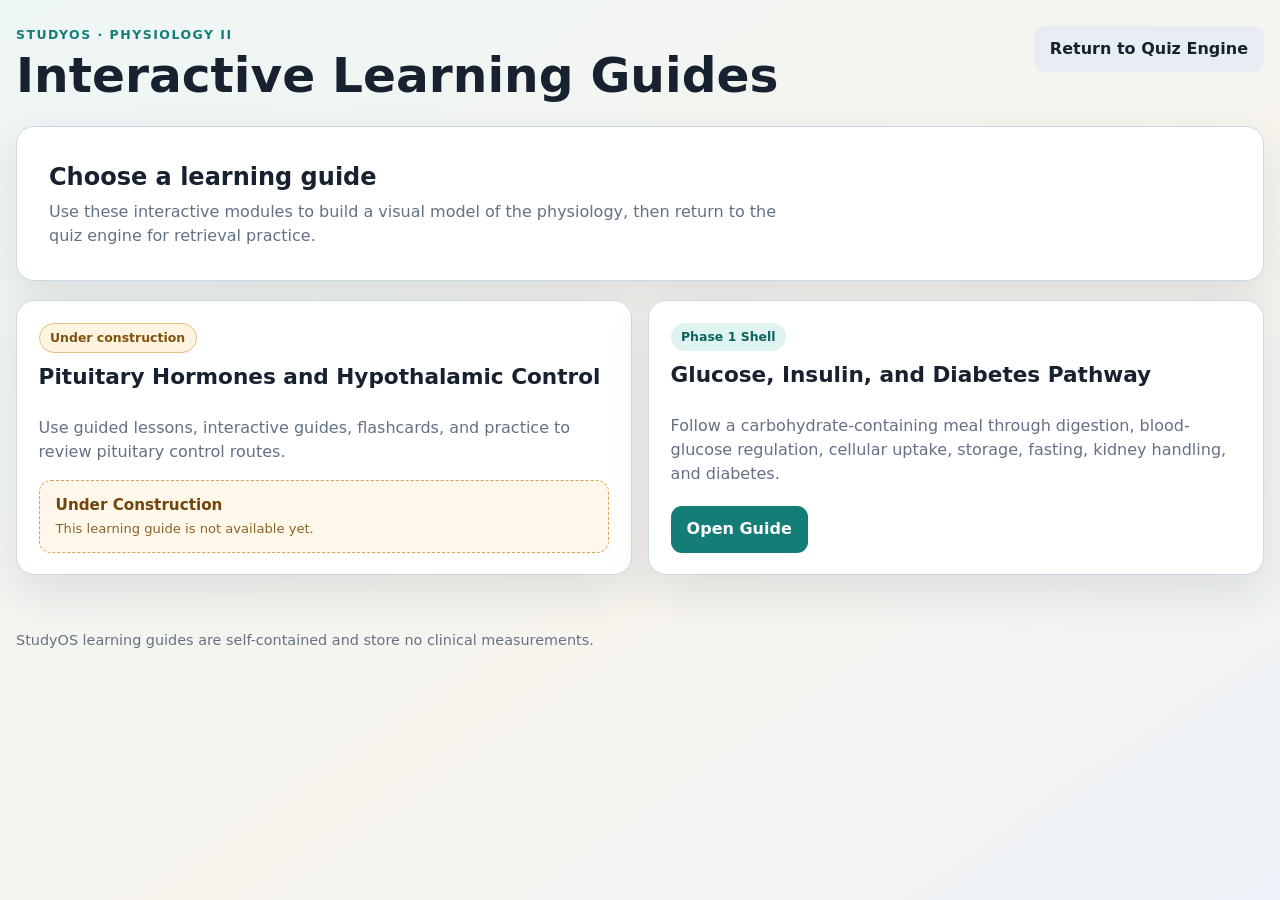
<file: ilg/index.html>
<!doctype html>
<html lang="en">
<head>
  <meta charset="utf-8">
  <meta name="viewport" content="width=device-width, initial-scale=1">
  <link rel="icon" href="data:,">
  <title>Interactive Learning Guides | StudyOS</title>
  <link rel="stylesheet" href="shared/ilg-shared.css">
  <style>
    .guide-intro { padding: clamp(1.1rem, 3vw, 2rem); margin: .5rem 0 1.2rem; }
    .guide-intro h2 { margin: 0 0 .35rem; }
    .guide-intro p { max-width: 760px; margin: 0; color: var(--ilg-muted); }
    .guide-grid { display: grid; grid-template-columns: repeat(auto-fit, minmax(min(100%, 300px), 1fr)); gap: 1rem; padding-bottom: 2rem; }
    .guide-card { display: flex; min-height: 260px; flex-direction: column; padding: 1.35rem; }
    .guide-card h2 { margin: .45rem 0; font-size: 1.35rem; }
    .guide-card p { color: var(--ilg-muted); }
    .guide-status { align-self: flex-start; border-radius: 999px; padding: .3rem .65rem; background: var(--ilg-accent-soft); color: var(--ilg-accent-dark); font-size: .78rem; font-weight: 800; }
    .guide-status.is-pending { border: 1px solid #e3bd82; background: #fff4df; color: #80510f; }
    .guide-card .ilg-button { align-self: flex-start; margin-top: auto; }
    .construction-notice { display: grid; gap: .15rem; width: 100%; margin-top: auto; border: 1px dashed #d3a45e; border-radius: 12px; padding: .8rem 1rem; background: #fff8ea; color: #70460d; cursor: not-allowed; }
    .construction-notice strong { font-size: .95rem; }
    .construction-notice span { color: #8b632b; font-size: .82rem; }
  </style>
</head>
<body>
  <header class="ilg-header">
    <div><p class="ilg-brand">StudyOS · Physiology II</p><h1>Interactive Learning Guides</h1></div>
    <div class="ilg-header-actions"><a class="ilg-button ilg-secondary" href="../index.html">Return to Quiz Engine</a></div>
  </header>
  <main class="ilg-main" tabindex="-1">
    <section class="ilg-panel guide-intro">
      <h2>Choose a learning guide</h2>
      <p>Use these interactive modules to build a visual model of the physiology, then return to the quiz engine for retrieval practice.</p>
    </section>
    <section class="guide-grid" aria-label="Available learning guides">
      <article class="ilg-panel guide-card">
        <span class="guide-status is-pending">Under construction</span>
        <h2>Pituitary Hormones and Hypothalamic Control</h2>
        <p>Use guided lessons, interactive guides, flashcards, and practice to review pituitary control routes.</p>
        <div class="construction-notice" role="status" aria-label="Pituitary guide under construction">
          <strong>Under Construction</strong>
          <span>This learning guide is not available yet.</span>
        </div>
      </article>
      <article class="ilg-panel guide-card">
        <span class="guide-status">Phase 1 Shell</span>
        <h2>Glucose, Insulin, and Diabetes Pathway</h2>
        <p>Follow a carbohydrate-containing meal through digestion, blood-glucose regulation, cellular uptake, storage, fasting, kidney handling, and diabetes.</p>
        <a class="ilg-button" href="glucose-insulin-pathway/index.html">Open Guide</a>
      </article>
    </section>
  </main>
  <footer class="ilg-footer">StudyOS learning guides are self-contained and store no clinical measurements.</footer>
  <script src="shared/ilg-shared.js"></script>
</body>
</html>
</file>
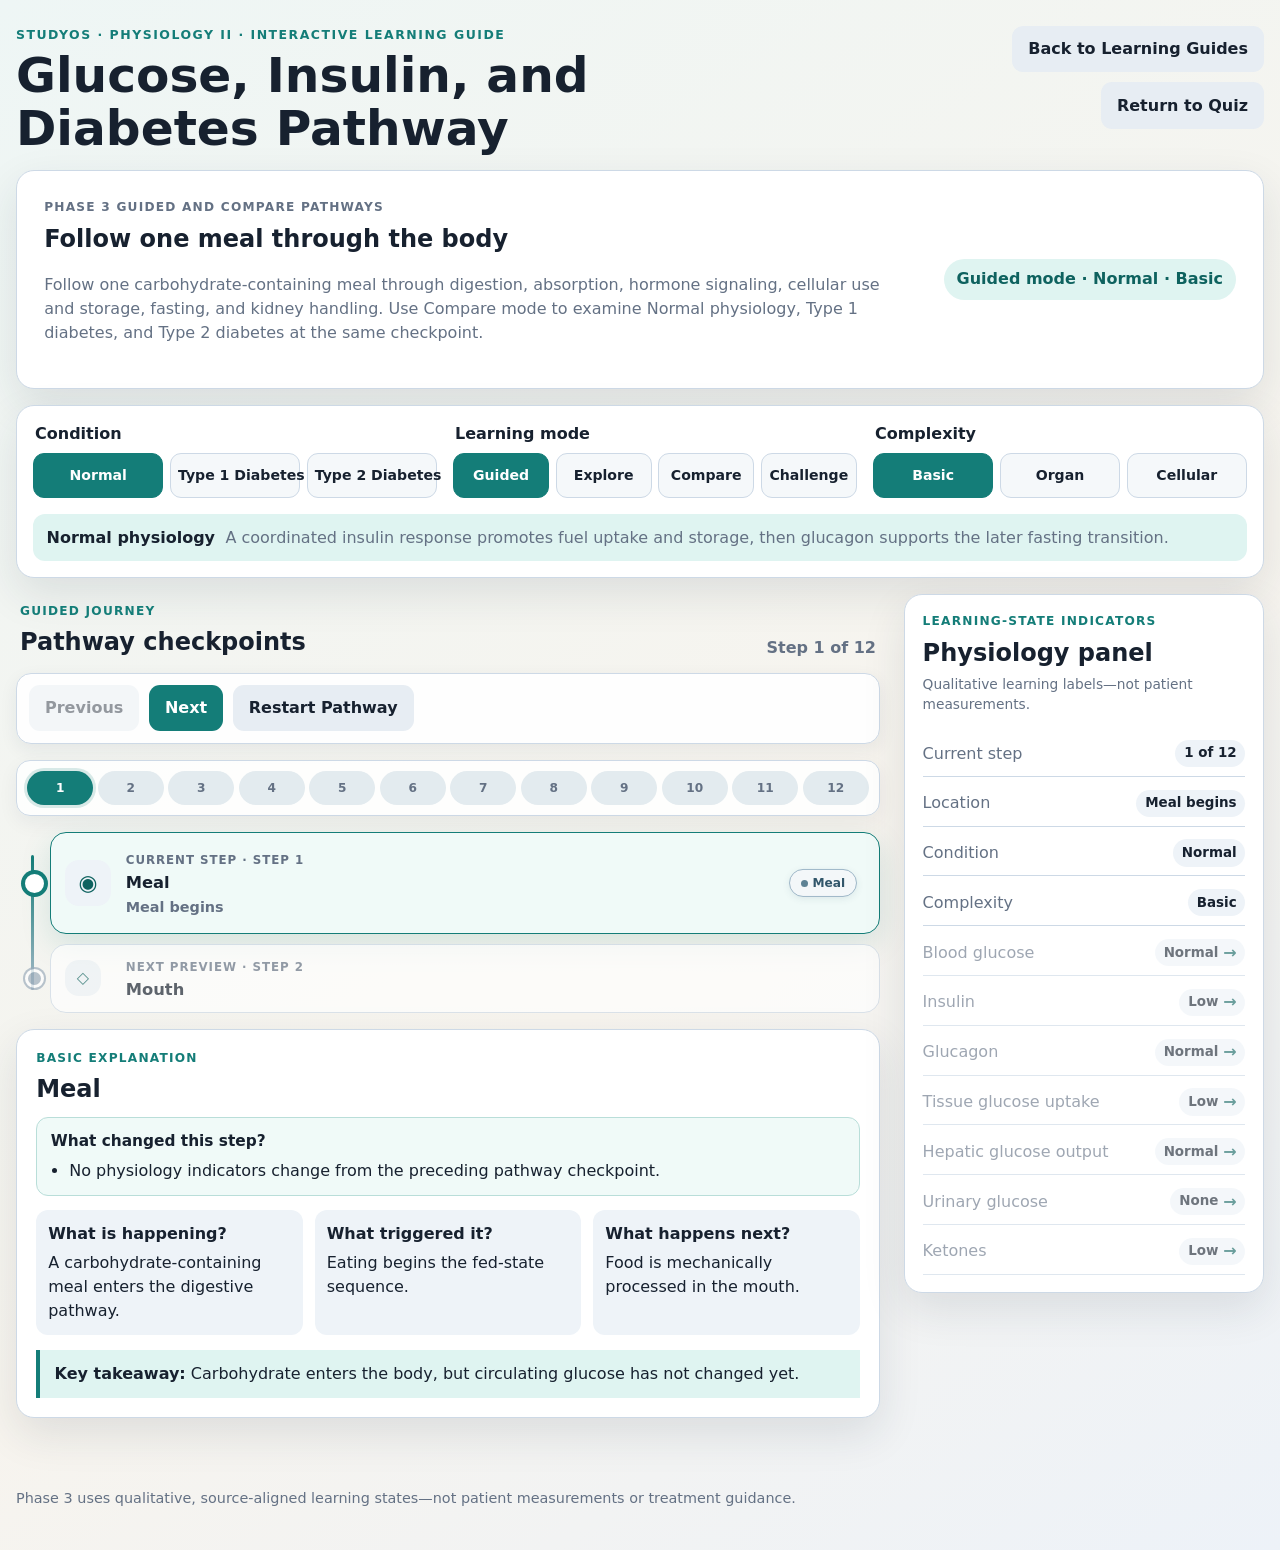
<file: ilg/glucose-insulin-pathway/index.html>
<!doctype html>
<html lang="en">
<head>
  <meta charset="utf-8">
  <meta name="viewport" content="width=device-width, initial-scale=1">
  <link rel="icon" href="data:,">
  <title>Glucose, Insulin, and Diabetes Pathway | StudyOS</title>
  <link rel="stylesheet" href="../shared/ilg-shared.css?v=0.6.0">
  <link rel="stylesheet" href="glucose-pathway.css?v=0.6.1">
  <!-- Self-contained visual foundation: preserves StudyOS styling in local-file preview surfaces. -->
  <style id="glucoseIlgVisualFoundation">
    :root{color-scheme:light;--ilg-ink:#17212f;--ilg-muted:#647184;--ilg-paper:#eef3f8;--ilg-surface:#fff;--ilg-line:#cdd9e6;--ilg-accent:#147d78;--ilg-accent-dark:#0e625f;--ilg-accent-soft:#dff4f1;--ilg-blue:#2f6fed;--ilg-gold:#bd761d;--ilg-shadow:0 16px 44px rgba(24,42,66,.11);font:16px/1.5 Inter,ui-sans-serif,system-ui,-apple-system,BlinkMacSystemFont,"Segoe UI",sans-serif}
    *{box-sizing:border-box}html{min-width:0;background:var(--ilg-paper)}body{min-width:0;min-height:100vh;margin:0;overflow-x:hidden;color:var(--ilg-ink);background:linear-gradient(145deg,#eef6f5,#f7f4ee 58%,#edf2f8);font-family:Inter,ui-sans-serif,system-ui,-apple-system,BlinkMacSystemFont,"Segoe UI",sans-serif;font-size:16px;line-height:1.5}h1,h2,h3,p{font-family:inherit}a{color:inherit}button,select,input,legend{font:inherit}button,.ilg-button{min-height:44px;border:0;border-radius:11px;padding:.7rem 1rem;background:var(--ilg-accent);color:#fff;font-weight:780;cursor:pointer;text-decoration:none}button:hover,.ilg-button:hover{background:var(--ilg-accent-dark)}button:disabled{opacity:.46;cursor:not-allowed}button:focus-visible,a:focus-visible,select:focus-visible,[tabindex]:focus-visible{outline:3px solid #e7a62f;outline-offset:3px}.ilg-secondary{background:#e7edf3;color:var(--ilg-ink)}.ilg-secondary:hover{background:#d9e3ec}.ilg-header,.ilg-main,.ilg-footer{width:min(1480px,calc(100% - 2rem));margin-inline:auto}.ilg-header{display:flex;justify-content:space-between;align-items:flex-start;gap:1.5rem;padding:1.6rem 0 1rem}.ilg-brand{margin:0 0 .3rem;color:var(--ilg-accent);font-size:.78rem;font-weight:850;letter-spacing:.12em;text-transform:uppercase}.ilg-header h1{max-width:880px;margin:0;font-size:clamp(1.85rem,3.8vw,3.2rem);line-height:1.08}.ilg-header-actions{display:flex;flex-wrap:wrap;justify-content:flex-end;gap:.65rem}.ilg-panel{border:1px solid var(--ilg-line);border-radius:18px;background:var(--ilg-surface);box-shadow:var(--ilg-shadow)}.ilg-footer{padding:1.4rem 0 2.5rem;color:var(--ilg-muted);font-size:.9rem}.ilg-sr-only{position:absolute;width:1px;height:1px;padding:0;overflow:hidden;clip:rect(0,0,0,0);white-space:nowrap;border:0}
    .glucose-ilg-app{padding-bottom:3rem}.glucose-ilg-intro{display:flex;justify-content:space-between;gap:2rem;align-items:center;padding:clamp(1rem,2.5vw,1.7rem)}.glucose-ilg-intro h2,.glucose-ilg-section-heading h2,.glucose-ilg-physiology h2{margin:0}.glucose-ilg-intro p{max-width:850px;color:var(--ilg-muted)}.glucose-ilg-kicker{margin:0 0 .25rem;color:var(--ilg-accent);font-size:.76rem;font-weight:850;letter-spacing:.1em;text-transform:uppercase}.glucose-ilg-status{flex:0 0 auto;border-radius:999px;padding:.55rem .8rem;background:var(--ilg-accent-soft);color:var(--ilg-accent-dark)!important;font-weight:800}.glucose-ilg-selectors{display:grid;grid-template-columns:1.08fr 1.08fr 1fr;gap:1rem;margin:1rem 0;padding:1rem}.glucose-ilg-selectors fieldset{min-width:0;margin:0;border:0;padding:0}.glucose-ilg-selectors legend{margin-bottom:.45rem;font-weight:850}.glucose-ilg-segment{display:grid;grid-auto-flow:column;grid-auto-columns:minmax(0,1fr);gap:.4rem}.glucose-ilg-segment button{min-width:0;padding-inline:.45rem;border:1px solid var(--ilg-line);background:#f5f8fa;color:var(--ilg-ink);font-size:clamp(.78rem,1.1vw,.92rem);white-space:nowrap}.glucose-ilg-segment button[aria-pressed=true]{border-color:var(--ilg-accent);background:var(--ilg-accent);color:#fff}.glucose-ilg-condition-summary,.glucose-ilg-mode-notice{grid-column:1/-1;display:flex;gap:.65rem;align-items:baseline;border-radius:12px;padding:.7rem .85rem;background:var(--ilg-accent-soft)}.glucose-ilg-condition-summary span,.glucose-ilg-mode-notice{color:var(--ilg-muted)}.glucose-ilg-mode-notice{border-left:4px solid var(--ilg-gold);background:#fff5df}.glucose-ilg-mode-notice[hidden]{display:none}.glucose-ilg-layout{display:grid;grid-template-columns:minmax(0,1fr) minmax(300px,360px);gap:1.5rem;align-items:start}.glucose-ilg-workspace{min-width:0}.glucose-ilg-section-heading{display:flex;justify-content:space-between;align-items:end;gap:1rem;padding:.5rem .25rem .8rem}#stepCounter{color:var(--ilg-muted);font-weight:750}
    .glucose-ilg-pathway{display:grid;gap:1rem}.glucose-ilg-timeline{display:grid;grid-template-columns:repeat(12,minmax(28px,1fr));gap:.3rem;padding:.65rem;border:1px solid var(--ilg-line);border-radius:14px;background:rgba(255,255,255,.88);box-shadow:0 7px 20px rgba(24,42,66,.06)}.glucose-ilg-timeline-step{min-width:0;min-height:34px;padding:0;border:0;border-radius:999px;background:#e3ebef;color:var(--ilg-muted);font-size:.76rem}.glucose-ilg-timeline-step[data-state=completed]{background:var(--ilg-accent-soft);color:var(--ilg-accent-dark)}.glucose-ilg-timeline-step[data-state=active]{background:var(--ilg-accent);color:#fff;box-shadow:0 0 0 3px rgba(20,125,120,.16)}.glucose-ilg-focus-sequence{position:relative;display:grid;gap:.65rem;padding-left:2.15rem}.glucose-ilg-focus-sequence:before{content:"";position:absolute;top:1.4rem;bottom:1.4rem;left:.91rem;width:3px;border-radius:3px;background:linear-gradient(var(--ilg-accent),#a7bac8)}.glucose-ilg-step{position:relative;display:grid;grid-template-columns:48px minmax(0,1fr);gap:.8rem;align-items:center;width:100%;border:1px solid var(--ilg-line);border-radius:16px;padding:.85rem;background:var(--ilg-surface);color:var(--ilg-ink);text-align:left;box-shadow:0 7px 20px rgba(24,42,66,.06)}.glucose-ilg-step:hover{background:#f8fbfc}.glucose-ilg-step:before{content:"";position:absolute;left:-1.68rem;width:13px;height:13px;border:3px solid var(--ilg-surface);border-radius:50%;background:#9aabba;box-shadow:0 0 0 2px #9aabba}.glucose-ilg-step[data-state=completed]:before{background:var(--ilg-accent);box-shadow:0 0 0 2px var(--ilg-accent)}.glucose-ilg-step[data-state=active]{min-height:94px;padding-right:10.5rem;border-color:var(--ilg-accent);background:#f0faf8;box-shadow:0 10px 30px rgba(20,125,120,.15)}.glucose-ilg-step[data-state=active]:before{background:#fff;box-shadow:0 0 0 4px var(--ilg-accent)}.glucose-ilg-step:not([data-state=active]){min-height:58px;padding-block:.55rem;opacity:.68;box-shadow:none}.glucose-ilg-step:not([data-state=active]) .glucose-ilg-icon{width:36px;height:36px;font-size:1rem}.glucose-ilg-step:not([data-state=active]) .glucose-ilg-step-copy>span:last-child{display:none}.glucose-ilg-icon{display:grid;width:46px;height:46px;place-items:center;border-radius:14px;background:var(--ilg-paper);color:var(--ilg-accent-dark);font-size:1.35rem;font-weight:850}.glucose-ilg-step-copy strong{display:block;font-size:1.02rem}.glucose-ilg-step-copy span{color:var(--ilg-muted);font-size:.9rem}.glucose-ilg-step-number{color:var(--ilg-accent);font-size:.74rem!important;font-weight:850;letter-spacing:.08em;text-transform:uppercase}.glucose-ilg-moving-anchor{position:absolute;right:1.35rem;top:50%;width:min(8.5rem,28%);transform:translateY(-50%);text-align:right}.glucose-ilg-particle{display:inline-flex;max-width:100%;align-items:center;justify-content:center;gap:.3rem;border:1px solid #9eb7c8;border-radius:999px;padding:.36rem .7rem;overflow-wrap:anywhere;background:#f3f7f9;color:#31566a;box-shadow:0 2px 7px rgba(49,86,106,.1);font-size:.76rem;font-weight:800;line-height:1.2;text-align:center;animation:glucose-ilg-pulse 1.8s ease-in-out infinite}.glucose-ilg-particle:before{content:"";flex:0 0 auto;width:7px;height:7px;border-radius:50%;background:#5d8294}
    .glucose-ilg-detail{margin-top:1rem;padding:1.2rem}.glucose-ilg-detail h2{margin:0 0 .65rem}.glucose-ilg-change-summary{margin:0 0 .9rem;border:1px solid #b9ded9;border-radius:12px;padding:.75rem .85rem;background:#f0faf8}.glucose-ilg-change-summary h3{margin:0 0 .35rem;font-size:.96rem}.glucose-ilg-change-summary ul{margin:0;padding-left:1.15rem}.glucose-ilg-detail-grid{display:grid;grid-template-columns:repeat(3,minmax(0,1fr));gap:.75rem}.glucose-ilg-detail-grid div{border-radius:12px;padding:.75rem;background:var(--ilg-paper)}.glucose-ilg-detail-grid .glucose-ilg-difference{grid-column:1/-1;border-left:4px solid var(--ilg-gold);background:#fff7e8}.glucose-ilg-detail-grid strong{display:block;margin-bottom:.3rem}.glucose-ilg-complexity-copy{margin:.9rem 0 0;border-left:4px solid var(--ilg-accent);padding:.75rem .9rem;background:var(--ilg-accent-soft)}.glucose-ilg-controls{position:static;display:flex;flex-wrap:wrap;justify-content:flex-start;gap:.6rem;margin:0 0 1rem;border:1px solid var(--ilg-line);border-radius:15px;padding:.7rem .75rem;background:rgba(255,255,255,.94);box-shadow:0 6px 18px rgba(24,42,66,.07)}.glucose-ilg-physiology{position:sticky;top:1rem;padding:1.1rem}.glucose-ilg-measurement-note{margin:.2rem 0 1rem;color:var(--ilg-muted);font-size:.86rem}.glucose-ilg-physiology dl{display:grid;gap:.25rem;margin:0}.glucose-ilg-physiology dl div{display:grid;grid-template-columns:minmax(0,1fr) auto;gap:.6rem;align-items:center;border-bottom:1px solid var(--ilg-line);padding:.55rem 0}.glucose-ilg-physiology dt{color:var(--ilg-muted)}.glucose-ilg-physiology dd{display:inline-flex;gap:.3rem;align-items:center;margin:0;border-radius:999px;padding:.22rem .55rem;background:var(--ilg-paper);font-size:.84rem;font-weight:850}.glucose-ilg-physiology dl div[data-change=same]{opacity:.62}.glucose-ilg-physiology dl div[data-change=up],.glucose-ilg-physiology dl div[data-change=down]{margin-inline:-.45rem;border-bottom-color:transparent;border-radius:10px;padding-inline:.45rem;background:#edf9f7}.glucose-ilg-direction{color:var(--ilg-accent-dark);font-size:1rem}.glucose-ilg-metric-flash{animation:glucose-ilg-change-flash .8s ease-out}
    @keyframes glucose-ilg-pulse{50%{transform:scale(1.04);box-shadow:0 0 0 5px rgba(47,111,237,.14)}}@keyframes glucose-ilg-change-flash{0%{background:#ccefe9;box-shadow:0 0 0 3px rgba(20,125,120,.13)}100%{background:#edf9f7;box-shadow:none}}
    @media(max-width:1000px){.glucose-ilg-layout{grid-template-columns:1fr}.glucose-ilg-physiology{position:static;order:-1}.glucose-ilg-physiology dl{grid-template-columns:repeat(2,minmax(0,1fr));gap:0 1rem}}@media(max-width:820px){.glucose-ilg-selectors{grid-template-columns:1fr}.glucose-ilg-intro{display:block}.glucose-ilg-status{display:inline-block;margin-top:.6rem}.glucose-ilg-detail-grid{grid-template-columns:1fr}.glucose-ilg-segment{display:flex;flex-wrap:wrap}.glucose-ilg-segment button{flex:1 1 120px}}@media(max-width:720px){.ilg-header{display:block}.ilg-header-actions{justify-content:flex-start;margin-top:1rem}.ilg-header,.ilg-main,.ilg-footer{width:min(100% - 1rem,1480px)}}@media(max-width:520px){.glucose-ilg-timeline{grid-template-columns:repeat(6,minmax(32px,1fr))}.glucose-ilg-focus-sequence{padding-left:1.55rem}.glucose-ilg-focus-sequence:before{left:.55rem}.glucose-ilg-step,.glucose-ilg-step[data-state=active]{grid-template-columns:38px minmax(0,1fr);padding:.72rem}.glucose-ilg-step:before{left:-1.3rem}.glucose-ilg-icon{width:38px;height:38px}.glucose-ilg-moving-anchor{position:static;grid-column:2;width:auto;transform:none;text-align:left}.glucose-ilg-physiology dl{grid-template-columns:1fr}.glucose-ilg-controls button{flex:1 1 45%}}@media(prefers-reduced-motion:reduce){*,*:before,*:after{scroll-behavior:auto!important;transition-duration:.001ms!important;animation-duration:.001ms!important;animation-iteration-count:1!important}}
  </style>
  <style id="glucoseIlgCompareStyles">
    .glucose-ilg-app[data-mode="compare"] .glucose-ilg-layout { grid-template-columns: minmax(0, 1fr); }
    .glucose-ilg-app[data-mode="compare"] .glucose-ilg-detail { padding: 0; border: 0; background: transparent; box-shadow: none; }
    .glucose-ilg-app[data-mode="compare"] .glucose-ilg-condition-summary { background: #e7f1f3; }
    .glucose-ilg-segment button.glucose-ilg-compare-participant:disabled { opacity: 1; border-color: #84aaa8; background: #e2f2ef; color: var(--ilg-accent-dark); cursor: default; }
    .glucose-ilg-compare-timeline .glucose-ilg-timeline-step { padding-bottom: .25rem; }
    .glucose-ilg-divergence-dot { position: absolute; right: 7px; bottom: 5px; width: 6px; height: 6px; border-radius: 50%; background: #9caab5; }
    .glucose-ilg-timeline-step[data-divergence="hormonal"] .glucose-ilg-divergence-dot { background: #5b8b90; }
    .glucose-ilg-timeline-step[data-divergence="tissue"] .glucose-ilg-divergence-dot { background: #7b6f9b; }
    .glucose-ilg-timeline-step[data-divergence="metabolic"] .glucose-ilg-divergence-dot { background: #a36e37; }
    .glucose-ilg-timeline-step[data-divergence="renal"] .glucose-ilg-divergence-dot { background: #9b555d; }
    .glucose-ilg-timeline-step { position: relative; }
    .glucose-ilg-compare-shell { display: grid; gap: 1rem; }
    .glucose-ilg-compare-shell > header, .glucose-ilg-compare-summary, .glucose-ilg-compare-physiology { border: 1px solid var(--ilg-line); border-radius: 18px; padding: 1.1rem; background: var(--ilg-surface); box-shadow: var(--ilg-shadow); }
    .glucose-ilg-compare-shell > header h2, .glucose-ilg-compare-summary h3, .glucose-ilg-compare-physiology > h3 { margin: 0; }
    .glucose-ilg-compare-cards { display: grid; grid-template-columns: repeat(3, minmax(0, 1fr)); gap: 1rem; }
    .glucose-ilg-condition-card { min-width: 0; border: 1px solid var(--ilg-line); border-top: 4px solid #5b8b90; border-radius: 16px; padding: 1rem; background: #fff; box-shadow: 0 10px 26px rgba(24,42,66,.08); }
    .glucose-ilg-condition-card[data-condition="type1"] { border-top-color: #8f6268; }
    .glucose-ilg-condition-card[data-condition="type2"] { border-top-color: #8a7548; }
    .glucose-ilg-condition-card h3 { margin: .1rem 0 .45rem; font-size: 1.15rem; }
    .glucose-ilg-condition-tag { margin: 0; color: var(--ilg-muted); font-size: .72rem; font-weight: 800; letter-spacing: .08em; text-transform: uppercase; }
    .glucose-ilg-card-step { margin: 0 0 .75rem; color: var(--ilg-accent-dark); font-weight: 800; }
    .glucose-ilg-card-step span { color: var(--ilg-muted); font-size: .86rem; font-weight: 600; }
    .glucose-ilg-condition-card dl { display: grid; gap: .55rem; margin: 0; }
    .glucose-ilg-condition-card dl div { border-radius: 10px; padding: .58rem .65rem; background: var(--ilg-paper); }
    .glucose-ilg-condition-card dt { font-size: .75rem; font-weight: 850; text-transform: uppercase; }
    .glucose-ilg-condition-card dd { margin: .15rem 0 0; color: #354154; font-size: .9rem; }
    .glucose-ilg-card-complexity, .glucose-ilg-step-change { margin: .7rem 0 0; border-left: 3px solid var(--ilg-accent); padding: .65rem; background: var(--ilg-accent-soft); font-size: .88rem; }
    .glucose-ilg-step-change { border-left-color: #8ca0af; background: #f3f6f8; color: var(--ilg-muted); }
    .glucose-ilg-compare-summary > div { display: grid; grid-template-columns: repeat(5, minmax(0, 1fr)); gap: .65rem; margin-top: .75rem; }
    .glucose-ilg-compare-summary p { margin: 0; border-radius: 11px; padding: .7rem; background: var(--ilg-paper); }
    .glucose-ilg-compare-summary strong, .glucose-ilg-compare-summary span { display: block; }
    .glucose-ilg-compare-summary strong { margin-bottom: .25rem; color: var(--ilg-accent-dark); font-size: .78rem; text-transform: uppercase; }
    .glucose-ilg-compare-summary span { font-size: .88rem; }
    .glucose-ilg-compare-physiology { display: grid; gap: .65rem; }
    .glucose-ilg-compare-metric { display: grid; grid-template-columns: 180px minmax(0, 1fr); gap: .75rem; align-items: start; border-top: 1px solid var(--ilg-line); padding-top: .65rem; }
    .glucose-ilg-compare-metric h3 { margin: .4rem 0 0; font-size: .92rem; }
    .glucose-ilg-compare-metric > div { display: grid; grid-template-columns: repeat(3, minmax(0, 1fr)); gap: .55rem; }
    .glucose-ilg-compare-value { min-width: 0; border-radius: 11px; padding: .58rem .65rem; background: var(--ilg-paper); }
    .glucose-ilg-compare-condition, .glucose-ilg-compare-reading, .glucose-ilg-relation-badge { display: block; }
    .glucose-ilg-compare-condition { color: var(--ilg-muted); font-size: .72rem; font-weight: 800; }
    .glucose-ilg-compare-reading { margin: .15rem 0; font-weight: 850; }
    .glucose-ilg-relation-badge { color: #435267; font-size: .75rem; }
    .glucose-ilg-compare-value[data-relation="higher"], .glucose-ilg-compare-value[data-relation="delayed"] { background: #fff2e4; }
    .glucose-ilg-compare-value[data-relation="lower"] { background: #edf2fb; }
    @media (max-width: 1100px) {
      .glucose-ilg-compare-cards { grid-template-columns: repeat(2, minmax(0, 1fr)); }
      .glucose-ilg-condition-card:last-child { grid-column: 1 / -1; }
      .glucose-ilg-compare-summary > div { grid-template-columns: repeat(2, minmax(0, 1fr)); }
    }
    @media (max-width: 820px) {
      .glucose-ilg-compare-cards { grid-template-columns: 1fr; }
      .glucose-ilg-condition-card:last-child { grid-column: auto; }
      .glucose-ilg-compare-metric { grid-template-columns: 1fr; }
      .glucose-ilg-compare-metric > div { grid-template-columns: 1fr; }
    }
    @media (max-width: 520px) {
      .glucose-ilg-compare-summary > div { grid-template-columns: 1fr; }
    }
  </style>
</head>
<body>
  <header class="ilg-header glucose-ilg-header">
    <div>
      <p class="ilg-brand">StudyOS · Physiology II · Interactive Learning Guide</p>
      <h1>Glucose, Insulin, and Diabetes Pathway</h1>
    </div>
    <div class="ilg-header-actions">
      <a class="ilg-button ilg-secondary" href="../index.html">Back to Learning Guides</a>
      <a class="ilg-button ilg-secondary" href="../../index.html">Return to Quiz</a>
    </div>
  </header>

  <main id="glucoseIlgApp" class="ilg-main glucose-ilg-app" tabindex="-1">
    <section class="ilg-panel glucose-ilg-intro">
      <div>
        <p class="glucose-ilg-kicker">Phase 3 guided and compare pathways</p>
        <h2>Follow one meal through the body</h2>
        <p>Follow one carbohydrate-containing meal through digestion, absorption, hormone signaling, cellular use and storage, fasting, and kidney handling. Use Compare mode to examine Normal physiology, Type 1 diabetes, and Type 2 diabetes at the same checkpoint.</p>
      </div>
      <p id="glucoseIlgStatus" class="glucose-ilg-status" role="status" aria-live="polite">Guided mode · Normal · Basic</p>
    </section>

    <section class="ilg-panel glucose-ilg-selectors" aria-label="Pathway settings">
      <fieldset><legend>Condition</legend><div class="glucose-ilg-segment" data-control="condition">
        <button type="button" data-value="normal" aria-pressed="true">Normal</button>
        <button type="button" data-value="type1" aria-pressed="false">Type 1 Diabetes</button>
        <button type="button" data-value="type2" aria-pressed="false">Type 2 Diabetes</button>
      </div></fieldset>
      <fieldset><legend>Learning mode</legend><div class="glucose-ilg-segment" data-control="mode">
        <button type="button" data-value="guided" aria-pressed="true">Guided</button>
        <button type="button" data-value="explore" aria-pressed="false">Explore</button>
        <button type="button" data-value="compare" aria-pressed="false">Compare</button>
        <button type="button" data-value="challenge" aria-pressed="false">Challenge</button>
      </div></fieldset>
      <fieldset><legend>Complexity</legend><div class="glucose-ilg-segment" data-control="complexity">
        <button type="button" data-value="basic" aria-pressed="true">Basic</button>
        <button type="button" data-value="organ" aria-pressed="false">Organ</button>
        <button type="button" data-value="cellular" aria-pressed="false">Cellular</button>
      </div></fieldset>
      <div class="glucose-ilg-condition-summary"><strong id="conditionTitle">Normal physiology</strong><span id="conditionSummary">A coordinated insulin response promotes fuel uptake and storage, then glucagon supports the later fasting transition.</span></div>
      <div id="modeNotice" class="glucose-ilg-mode-notice" role="status" aria-live="polite" hidden></div>
    </section>

    <div class="glucose-ilg-layout">
      <section class="glucose-ilg-workspace" aria-labelledby="pathwayHeading">
        <div class="glucose-ilg-section-heading">
          <div><p class="glucose-ilg-kicker">Guided journey</p><h2 id="pathwayHeading">Pathway checkpoints</h2></div>
          <span id="stepCounter">Step 1 of 12</span>
        </div>
        <div class="glucose-ilg-controls" aria-label="Pathway navigation">
          <button id="previousStep" class="ilg-secondary" type="button">Previous</button>
          <button id="nextStep" type="button">Next</button>
          <button id="restartPathway" class="ilg-secondary" type="button">Restart Pathway</button>
        </div>
        <div id="pathwayList" class="glucose-ilg-pathway" aria-live="polite" aria-atomic="true"></div>
        <section id="stepDetail" class="ilg-panel glucose-ilg-detail" aria-labelledby="detailHeading"></section>
      </section>

      <aside class="ilg-panel glucose-ilg-physiology" aria-labelledby="physiologyHeading">
        <p class="glucose-ilg-kicker">Learning-state indicators</p>
        <h2 id="physiologyHeading">Physiology panel</h2>
        <p class="glucose-ilg-measurement-note">Qualitative learning labels—not patient measurements.</p>
        <dl>
          <div><dt>Current step</dt><dd id="panelStep">1 of 12</dd></div>
          <div><dt>Location</dt><dd id="panelLocation">Meal begins</dd></div>
          <div><dt>Condition</dt><dd id="panelCondition">Normal</dd></div>
          <div><dt>Complexity</dt><dd id="panelComplexity">Basic</dd></div>
          <div><dt>Blood glucose</dt><dd id="metricBloodGlucose">Normal</dd></div>
          <div><dt>Insulin</dt><dd id="metricInsulin">Low</dd></div>
          <div><dt>Glucagon</dt><dd id="metricGlucagon">Normal</dd></div>
          <div><dt>Tissue glucose uptake</dt><dd id="metricTissueUptake">Low</dd></div>
          <div><dt>Hepatic glucose output</dt><dd id="metricHepaticOutput">Normal</dd></div>
          <div><dt>Urinary glucose</dt><dd id="metricUrinaryGlucose">None</dd></div>
          <div><dt>Ketones</dt><dd id="metricKetones">Low</dd></div>
        </dl>
      </aside>
    </div>
  </main>
  <footer class="ilg-footer">Phase 3 uses qualitative, source-aligned learning states—not patient measurements or treatment guidance.</footer>
  <script src="pathway-data.js?v=0.6.2"></script>
  <script src="../shared/ilg-shared.js?v=0.5.0"></script>
  <script src="glucose-pathway.js?v=0.6.2"></script>
</body>
</html>
</file>
<file: ilg/shared/ilg-shared.css>
:root {
  color-scheme: light;
  --ilg-ink: #17212f;
  --ilg-muted: #647184;
  --ilg-paper: #eef3f8;
  --ilg-surface: #ffffff;
  --ilg-line: #cdd9e6;
  --ilg-accent: #147d78;
  --ilg-accent-dark: #0e625f;
  --ilg-accent-soft: #dff4f1;
  --ilg-blue: #2f6fed;
  --ilg-gold: #bd761d;
  --ilg-shadow: 0 16px 44px rgba(24, 42, 66, .11);
  font: 16px/1.5 Inter, ui-sans-serif, system-ui, -apple-system, BlinkMacSystemFont, "Segoe UI", sans-serif;
}

* { box-sizing: border-box; }
html { min-width: 0; background: var(--ilg-paper); }
body { min-width: 0; min-height: 100vh; margin: 0; overflow-x: hidden; color: var(--ilg-ink); background: linear-gradient(145deg, #eef6f5, #f7f4ee 58%, #edf2f8); font-family: Inter, ui-sans-serif, system-ui, -apple-system, BlinkMacSystemFont, "Segoe UI", sans-serif; font-size: 16px; line-height: 1.5; }
h1, h2, h3, p { font-family: inherit; }
a { color: inherit; }
button, select, input, legend { font: inherit; }
button, .ilg-button { min-height: 44px; border: 0; border-radius: 11px; padding: .7rem 1rem; background: var(--ilg-accent); color: #fff; font-weight: 780; cursor: pointer; text-decoration: none; }
button:hover, .ilg-button:hover { background: var(--ilg-accent-dark); }
button:disabled { opacity: .46; cursor: not-allowed; }
button:focus-visible, a:focus-visible, select:focus-visible, [tabindex]:focus-visible { outline: 3px solid #e7a62f; outline-offset: 3px; }
.ilg-secondary { background: #e7edf3; color: var(--ilg-ink); }
.ilg-secondary:hover { background: #d9e3ec; }
.ilg-header, .ilg-main, .ilg-footer { width: min(1280px, calc(100% - 2rem)); margin-inline: auto; }
.ilg-header { display: flex; justify-content: space-between; align-items: flex-start; gap: 1.5rem; padding: 1.6rem 0 1rem; }
.ilg-brand { margin: 0 0 .3rem; color: var(--ilg-accent); font-size: .78rem; font-weight: 850; letter-spacing: .12em; text-transform: uppercase; }
.ilg-header h1 { max-width: 880px; margin: 0; font-size: clamp(1.85rem, 3.8vw, 3.2rem); line-height: 1.08; }
.ilg-header-actions { display: flex; flex-wrap: wrap; justify-content: flex-end; gap: .65rem; }
.ilg-panel { border: 1px solid var(--ilg-line); border-radius: 18px; background: var(--ilg-surface); box-shadow: var(--ilg-shadow); }
.ilg-footer { padding: 1.4rem 0 2.5rem; color: var(--ilg-muted); font-size: .9rem; }
.ilg-sr-only { position: absolute; width: 1px; height: 1px; padding: 0; overflow: hidden; clip: rect(0, 0, 0, 0); white-space: nowrap; border: 0; }

@media (max-width: 720px) {
  .ilg-header { display: block; }
  .ilg-header-actions { justify-content: flex-start; margin-top: 1rem; }
  .ilg-header, .ilg-main, .ilg-footer { width: min(100% - 1rem, 1280px); }
}

@media (prefers-reduced-motion: reduce) {
  *, *::before, *::after { scroll-behavior: auto !important; transition-duration: .001ms !important; animation-duration: .001ms !important; animation-iteration-count: 1 !important; }
}
</file>
<file: ilg/glucose-insulin-pathway/glucose-pathway.css>
.glucose-ilg-app { padding-bottom: 3rem; }
.glucose-ilg-intro { display: flex; justify-content: space-between; gap: 2rem; align-items: center; padding: clamp(1rem, 2.5vw, 1.7rem); }
.glucose-ilg-intro h2, .glucose-ilg-section-heading h2, .glucose-ilg-physiology h2 { margin: 0; }
.glucose-ilg-intro p { max-width: 850px; color: var(--ilg-muted); }
.glucose-ilg-kicker { margin: 0 0 .25rem; color: var(--ilg-accent); font-size: .76rem; font-weight: 850; letter-spacing: .1em; text-transform: uppercase; }
.glucose-ilg-status { flex: 0 0 auto; border-radius: 999px; padding: .55rem .8rem; background: var(--ilg-accent-soft); color: var(--ilg-accent-dark) !important; font-weight: 800; }
.glucose-ilg-selectors { display: grid; grid-template-columns: 1.08fr 1.08fr 1fr; gap: 1rem; margin: 1rem 0; padding: 1rem; }
.glucose-ilg-selectors fieldset { min-width: 0; margin: 0; border: 0; padding: 0; }
.glucose-ilg-selectors legend { margin-bottom: .45rem; font-weight: 850; }
.glucose-ilg-segment { display: grid; grid-auto-flow: column; grid-auto-columns: minmax(0, 1fr); gap: .4rem; }
.glucose-ilg-segment button { min-width: 0; padding-inline: .45rem; border: 1px solid var(--ilg-line); background: #f5f8fa; color: var(--ilg-ink); font-size: clamp(.78rem, 1.1vw, .92rem); white-space: nowrap; }
.glucose-ilg-segment button[aria-pressed="true"] { border-color: var(--ilg-accent); background: var(--ilg-accent); color: #fff; }
.glucose-ilg-condition-summary, .glucose-ilg-mode-notice { grid-column: 1 / -1; display: flex; gap: .65rem; align-items: baseline; border-radius: 12px; padding: .7rem .85rem; background: var(--ilg-accent-soft); }
.glucose-ilg-condition-summary span, .glucose-ilg-mode-notice { color: var(--ilg-muted); }
.glucose-ilg-mode-notice { border-left: 4px solid var(--ilg-gold); background: #fff5df; }
.glucose-ilg-mode-notice[hidden] { display: none; }
.glucose-ilg-layout { display: grid; grid-template-columns: minmax(0, 1fr) minmax(300px, 360px); gap: 1.5rem; align-items: start; }
.glucose-ilg-workspace { min-width: 0; }
.glucose-ilg-section-heading { display: flex; justify-content: space-between; align-items: end; gap: 1rem; padding: .5rem .25rem .8rem; }
#stepCounter { color: var(--ilg-muted); font-weight: 750; }
.glucose-ilg-pathway { display: grid; gap: 1rem; }
.glucose-ilg-timeline { display: grid; grid-template-columns: repeat(12, minmax(28px, 1fr)); gap: .3rem; padding: .65rem; border: 1px solid var(--ilg-line); border-radius: 14px; background: rgba(255,255,255,.88); box-shadow: 0 7px 20px rgba(24,42,66,.06); }
.glucose-ilg-timeline-step { position: relative; min-width: 0; min-height: 34px; padding: 0; border: 0; border-radius: 999px; background: #e3ebef; color: var(--ilg-muted); font-size: .76rem; }
.glucose-ilg-timeline-step[data-state="completed"] { background: var(--ilg-accent-soft); color: var(--ilg-accent-dark); }
.glucose-ilg-timeline-step[data-state="active"] { background: var(--ilg-accent); color: #fff; box-shadow: 0 0 0 3px rgba(20,125,120,.16); }
.glucose-ilg-focus-sequence { position: relative; display: grid; gap: .65rem; padding-left: 2.15rem; }
.glucose-ilg-focus-sequence::before { content: ""; position: absolute; top: 1.4rem; bottom: 1.4rem; left: .91rem; width: 3px; border-radius: 3px; background: linear-gradient(var(--ilg-accent), #a7bac8); }
.glucose-ilg-step { position: relative; display: grid; grid-template-columns: 48px minmax(0, 1fr); gap: .8rem; align-items: center; width: 100%; border: 1px solid var(--ilg-line); border-radius: 16px; padding: .85rem; background: var(--ilg-surface); color: var(--ilg-ink); text-align: left; box-shadow: 0 7px 20px rgba(24, 42, 66, .06); }
.glucose-ilg-step:hover { background: #f8fbfc; }
.glucose-ilg-step::before { content: ""; position: absolute; left: -1.68rem; width: 13px; height: 13px; border: 3px solid var(--ilg-surface); border-radius: 50%; background: #9aabba; box-shadow: 0 0 0 2px #9aabba; }
.glucose-ilg-step[data-state="completed"]::before { background: var(--ilg-accent); box-shadow: 0 0 0 2px var(--ilg-accent); }
.glucose-ilg-step[data-state="active"] { border-color: var(--ilg-accent); padding-right: 10.5rem; background: #f0faf8; box-shadow: 0 10px 30px rgba(20, 125, 120, .15); }
.glucose-ilg-step[data-state="active"]::before { background: #fff; box-shadow: 0 0 0 4px var(--ilg-accent); }
.glucose-ilg-step:not([data-state="active"]) { min-height: 58px; padding-block: .55rem; opacity: .68; box-shadow: none; }
.glucose-ilg-step:not([data-state="active"]) .glucose-ilg-icon { width: 36px; height: 36px; font-size: 1rem; }
.glucose-ilg-step:not([data-state="active"]) .glucose-ilg-step-copy > span:last-child { display: none; }
.glucose-ilg-step[data-state="active"] { min-height: 94px; }
.glucose-ilg-icon { display: grid; width: 46px; height: 46px; place-items: center; border-radius: 14px; background: var(--ilg-paper); color: var(--ilg-accent-dark); font-size: 1.35rem; font-weight: 850; }
.glucose-ilg-step-copy strong { display: block; font-size: 1.02rem; }
.glucose-ilg-step-copy span { color: var(--ilg-muted); font-size: .9rem; }
.glucose-ilg-step-number { color: var(--ilg-accent); font-size: .74rem !important; font-weight: 850; letter-spacing: .08em; text-transform: uppercase; }
.glucose-ilg-moving-anchor { position: absolute; right: 1.35rem; top: 50%; width: min(8.5rem, 28%); transform: translateY(-50%); text-align: right; }
.glucose-ilg-particle { display: inline-flex; max-width: 100%; align-items: center; justify-content: center; gap: .3rem; border: 1px solid #9eb7c8; border-radius: 999px; padding: .36rem .7rem; overflow-wrap: anywhere; background: #f3f7f9; color: #31566a; box-shadow: 0 2px 7px rgba(49, 86, 106, .1); font-size: .76rem; font-weight: 800; line-height: 1.2; text-align: center; animation: glucose-ilg-pulse 1.8s ease-in-out infinite; }
.glucose-ilg-particle::before { content: ""; flex: 0 0 auto; width: 7px; height: 7px; border-radius: 50%; background: #5d8294; }
@keyframes glucose-ilg-pulse { 50% { transform: scale(1.04); box-shadow: 0 0 0 5px rgba(47, 111, 237, .14); } }
.glucose-ilg-detail { margin-top: 1rem; padding: 1.2rem; }
.glucose-ilg-detail h2 { margin: 0 0 .65rem; }
.glucose-ilg-change-summary { margin: 0 0 .9rem; border: 1px solid #b9ded9; border-radius: 12px; padding: .75rem .85rem; background: #f0faf8; }
.glucose-ilg-change-summary h3 { margin: 0 0 .35rem; font-size: .96rem; }
.glucose-ilg-change-summary ul { margin: 0; padding-left: 1.15rem; }
.glucose-ilg-change-summary li + li { margin-top: .2rem; }
.glucose-ilg-detail-grid { display: grid; grid-template-columns: repeat(3, minmax(0, 1fr)); gap: .75rem; }
.glucose-ilg-detail-grid div { border-radius: 12px; padding: .75rem; background: var(--ilg-paper); }
.glucose-ilg-detail-grid .glucose-ilg-difference { grid-column: 1 / -1; border-left: 4px solid var(--ilg-gold); background: #fff7e8; }
.glucose-ilg-detail-grid strong { display: block; margin-bottom: .3rem; }
.glucose-ilg-complexity-copy { margin: .9rem 0 0; border-left: 4px solid var(--ilg-accent); padding: .75rem .9rem; background: var(--ilg-accent-soft); }
.glucose-ilg-controls { position: static; display: flex; flex-wrap: wrap; justify-content: flex-start; gap: .6rem; margin: 0 0 1rem; border: 1px solid var(--ilg-line); border-radius: 15px; padding: .7rem .75rem; background: rgba(255, 255, 255, .94); box-shadow: 0 6px 18px rgba(24, 42, 66, .07); }
.glucose-ilg-physiology { position: sticky; top: 1rem; padding: 1.1rem; }
.glucose-ilg-measurement-note { margin: .2rem 0 1rem; color: var(--ilg-muted); font-size: .86rem; }
.glucose-ilg-physiology dl { display: grid; gap: .25rem; margin: 0; }
.glucose-ilg-physiology dl div { display: grid; grid-template-columns: minmax(0, 1fr) auto; gap: .6rem; align-items: center; border-bottom: 1px solid var(--ilg-line); padding: .55rem 0; }
.glucose-ilg-physiology dt { color: var(--ilg-muted); }
.glucose-ilg-physiology dd { margin: 0; border-radius: 999px; padding: .22rem .55rem; background: var(--ilg-paper); font-size: .84rem; font-weight: 850; }
.glucose-ilg-physiology dd { display: inline-flex; gap: .3rem; align-items: center; }
.glucose-ilg-physiology dl div[data-change="same"] { opacity: .62; }
.glucose-ilg-physiology dl div[data-change="up"], .glucose-ilg-physiology dl div[data-change="down"] { margin-inline: -.45rem; border-bottom-color: transparent; border-radius: 10px; padding-inline: .45rem; background: #edf9f7; }
.glucose-ilg-direction { color: var(--ilg-accent-dark); font-size: 1rem; line-height: 1; }
@keyframes glucose-ilg-change-flash { 0% { background: #ccefe9; box-shadow: 0 0 0 3px rgba(20,125,120,.13); } 100% { background: #edf9f7; box-shadow: none; } }
.glucose-ilg-metric-flash { animation: glucose-ilg-change-flash .8s ease-out; }

@media (max-width: 1000px) {
  .glucose-ilg-layout { grid-template-columns: 1fr; }
  .glucose-ilg-physiology { position: static; order: -1; }
  .glucose-ilg-physiology dl { grid-template-columns: repeat(2, minmax(0, 1fr)); gap: 0 1rem; }
}
@media (max-width: 820px) {
  .glucose-ilg-selectors { grid-template-columns: 1fr; }
  .glucose-ilg-intro { display: block; }
  .glucose-ilg-status { display: inline-block; margin-top: .6rem; }
  .glucose-ilg-detail-grid { grid-template-columns: 1fr; }
  .glucose-ilg-segment { display: flex; flex-wrap: wrap; }
  .glucose-ilg-segment button { flex: 1 1 120px; }
}
@media (max-width: 520px) {
  .glucose-ilg-timeline { grid-template-columns: repeat(6, minmax(32px, 1fr)); }
  .glucose-ilg-focus-sequence { padding-left: 1.55rem; }
  .glucose-ilg-focus-sequence::before { left: .55rem; }
  .glucose-ilg-step, .glucose-ilg-step[data-state="active"] { grid-template-columns: 38px minmax(0, 1fr); padding: .72rem; }
  .glucose-ilg-step::before { left: -1.3rem; }
  .glucose-ilg-icon { width: 38px; height: 38px; }
  .glucose-ilg-moving-anchor { position: static; grid-column: 2; width: auto; transform: none; text-align: left; }
  .glucose-ilg-physiology dl { grid-template-columns: 1fr; }
  .glucose-ilg-controls button { flex: 1 1 45%; }
}

/* Phase 3 Compare mode */
.glucose-ilg-app[data-mode="compare"] .glucose-ilg-layout { grid-template-columns: minmax(0, 1fr); }
.glucose-ilg-app[data-mode="compare"] .glucose-ilg-detail { padding: 0; border: 0; background: transparent; box-shadow: none; }
.glucose-ilg-app[data-mode="compare"] .glucose-ilg-condition-summary { background: #e7f1f3; }
.glucose-ilg-segment button.glucose-ilg-compare-participant:disabled { opacity: 1; border-color: #84aaa8; background: #e2f2ef; color: var(--ilg-accent-dark); cursor: default; }
.glucose-ilg-compare-timeline .glucose-ilg-timeline-step { padding-bottom: .25rem; }
.glucose-ilg-divergence-dot { position: absolute; right: 7px; bottom: 5px; width: 6px; height: 6px; border-radius: 50%; background: #9caab5; }
.glucose-ilg-timeline-step[data-divergence="hormonal"] .glucose-ilg-divergence-dot { background: #5b8b90; }
.glucose-ilg-timeline-step[data-divergence="tissue"] .glucose-ilg-divergence-dot { background: #7b6f9b; }
.glucose-ilg-timeline-step[data-divergence="metabolic"] .glucose-ilg-divergence-dot { background: #a36e37; }
.glucose-ilg-timeline-step[data-divergence="renal"] .glucose-ilg-divergence-dot { background: #9b555d; }
.glucose-ilg-timeline-step { position: relative; }
.glucose-ilg-compare-shell { display: grid; gap: 1rem; }
.glucose-ilg-compare-shell > header, .glucose-ilg-compare-summary, .glucose-ilg-compare-physiology { border: 1px solid var(--ilg-line); border-radius: 18px; padding: 1.1rem; background: var(--ilg-surface); box-shadow: var(--ilg-shadow); }
.glucose-ilg-compare-shell > header h2, .glucose-ilg-compare-summary h3, .glucose-ilg-compare-physiology > h3 { margin: 0; }
.glucose-ilg-compare-cards { display: grid; grid-template-columns: repeat(3, minmax(0, 1fr)); gap: 1rem; }
.glucose-ilg-condition-card { min-width: 0; border: 1px solid var(--ilg-line); border-top: 4px solid #5b8b90; border-radius: 16px; padding: 1rem; background: #fff; box-shadow: 0 10px 26px rgba(24,42,66,.08); }
.glucose-ilg-condition-card[data-condition="type1"] { border-top-color: #8f6268; }
.glucose-ilg-condition-card[data-condition="type2"] { border-top-color: #8a7548; }
.glucose-ilg-difference-card { align-self: start; }
.glucose-ilg-no-divergence { margin: .75rem 0 0; border-radius: 10px; padding: .7rem; background: #f3f6f8; color: var(--ilg-muted); font-size: .88rem; }
.glucose-ilg-condition-card h3 { margin: .1rem 0 .45rem; font-size: 1.15rem; }
.glucose-ilg-condition-tag { margin: 0; color: var(--ilg-muted); font-size: .72rem; font-weight: 800; letter-spacing: .08em; text-transform: uppercase; }
.glucose-ilg-card-step { margin: 0 0 .75rem; color: var(--ilg-accent-dark); font-weight: 800; }
.glucose-ilg-card-step span { color: var(--ilg-muted); font-size: .86rem; font-weight: 600; }
.glucose-ilg-condition-card dl { display: grid; gap: .55rem; margin: 0; }
.glucose-ilg-condition-card dl div { border-radius: 10px; padding: .58rem .65rem; background: var(--ilg-paper); }
.glucose-ilg-condition-card dt { font-size: .75rem; font-weight: 850; text-transform: uppercase; }
.glucose-ilg-condition-card dd { margin: .15rem 0 0; color: #354154; font-size: .9rem; }
.glucose-ilg-card-complexity, .glucose-ilg-step-change { margin: .7rem 0 0; border-left: 3px solid var(--ilg-accent); padding: .65rem; background: var(--ilg-accent-soft); font-size: .88rem; }
.glucose-ilg-step-change { border-left-color: #8ca0af; background: #f3f6f8; color: var(--ilg-muted); }
.glucose-ilg-compare-summary > div { display: grid; grid-template-columns: repeat(5, minmax(0, 1fr)); gap: .65rem; margin-top: .75rem; }
.glucose-ilg-compare-summary p { margin: 0; border-radius: 11px; padding: .7rem; background: var(--ilg-paper); }
.glucose-ilg-compare-summary strong, .glucose-ilg-compare-summary span { display: block; }
.glucose-ilg-compare-summary strong { margin-bottom: .25rem; color: var(--ilg-accent-dark); font-size: .78rem; text-transform: uppercase; }
.glucose-ilg-compare-summary span { font-size: .88rem; }
.glucose-ilg-compare-physiology { display: grid; gap: .65rem; }
.glucose-ilg-compare-metric { display: grid; grid-template-columns: 180px minmax(0, 1fr); gap: .75rem; align-items: start; border-top: 1px solid var(--ilg-line); padding-top: .65rem; }
.glucose-ilg-compare-metric h3 { margin: .4rem 0 0; font-size: .92rem; }
.glucose-ilg-compare-metric > div { display: grid; grid-template-columns: repeat(3, minmax(0, 1fr)); gap: .55rem; }
.glucose-ilg-compare-value { min-width: 0; border-radius: 11px; padding: .58rem .65rem; background: var(--ilg-paper); }
.glucose-ilg-compare-condition, .glucose-ilg-compare-reading, .glucose-ilg-relation-badge { display: block; }
.glucose-ilg-compare-condition { color: var(--ilg-muted); font-size: .72rem; font-weight: 800; }
.glucose-ilg-compare-reading { margin: .15rem 0; font-weight: 850; }
.glucose-ilg-relation-badge { color: #435267; font-size: .75rem; }
.glucose-ilg-compare-value[data-relation="higher"], .glucose-ilg-compare-value[data-relation="delayed"] { background: #fff2e4; }
.glucose-ilg-compare-value[data-relation="lower"] { background: #edf2fb; }
.glucose-ilg-match-placeholder { min-height: 1px; padding: 0; background: transparent; }
@media (max-width: 1100px) {
  .glucose-ilg-compare-cards { grid-template-columns: repeat(2, minmax(0, 1fr)); }
  .glucose-ilg-condition-card:last-child { grid-column: 1 / -1; }
  .glucose-ilg-compare-summary > div { grid-template-columns: repeat(2, minmax(0, 1fr)); }
}
@media (max-width: 820px) {
  .glucose-ilg-compare-cards { grid-template-columns: 1fr; }
  .glucose-ilg-condition-card:last-child { grid-column: auto; }
  .glucose-ilg-compare-metric { grid-template-columns: 1fr; }
  .glucose-ilg-compare-metric > div { grid-template-columns: 1fr; }
}
@media (max-width: 520px) {
  .glucose-ilg-compare-summary > div { grid-template-columns: 1fr; }
}
</file>
